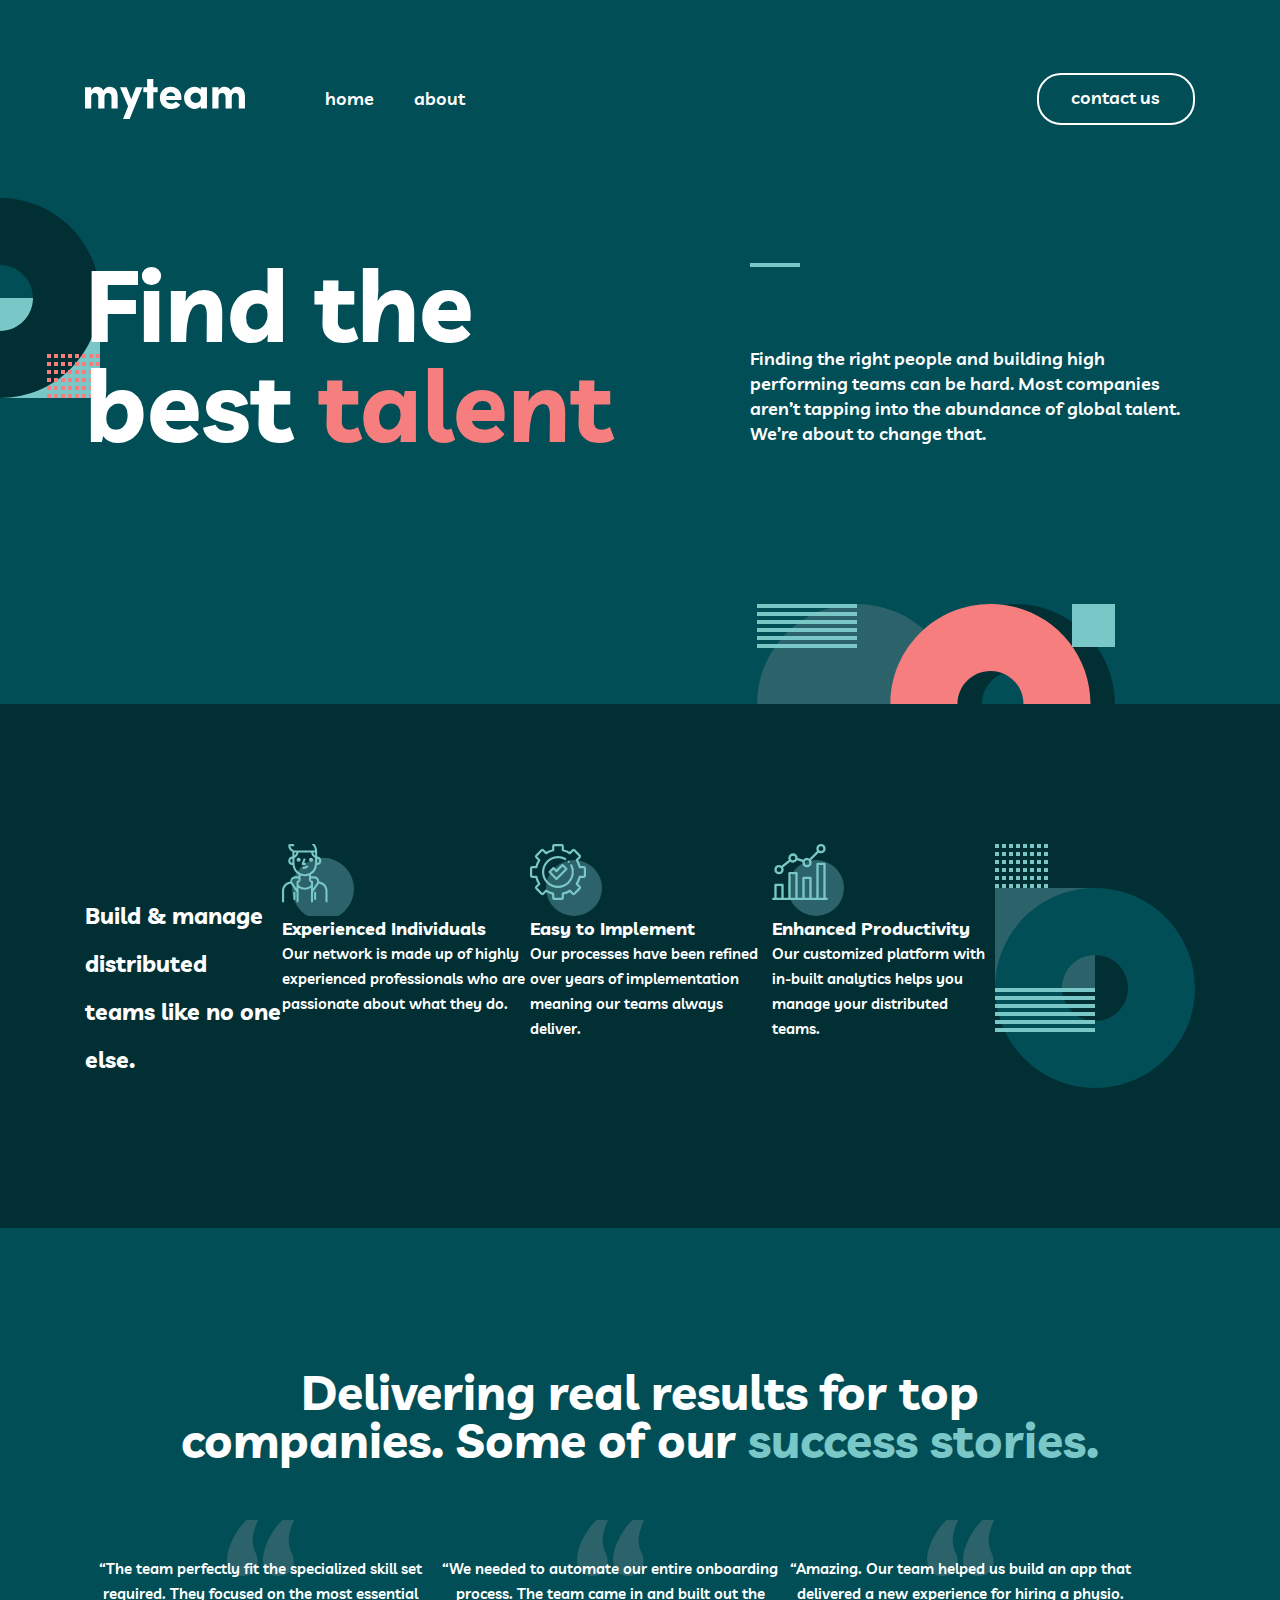
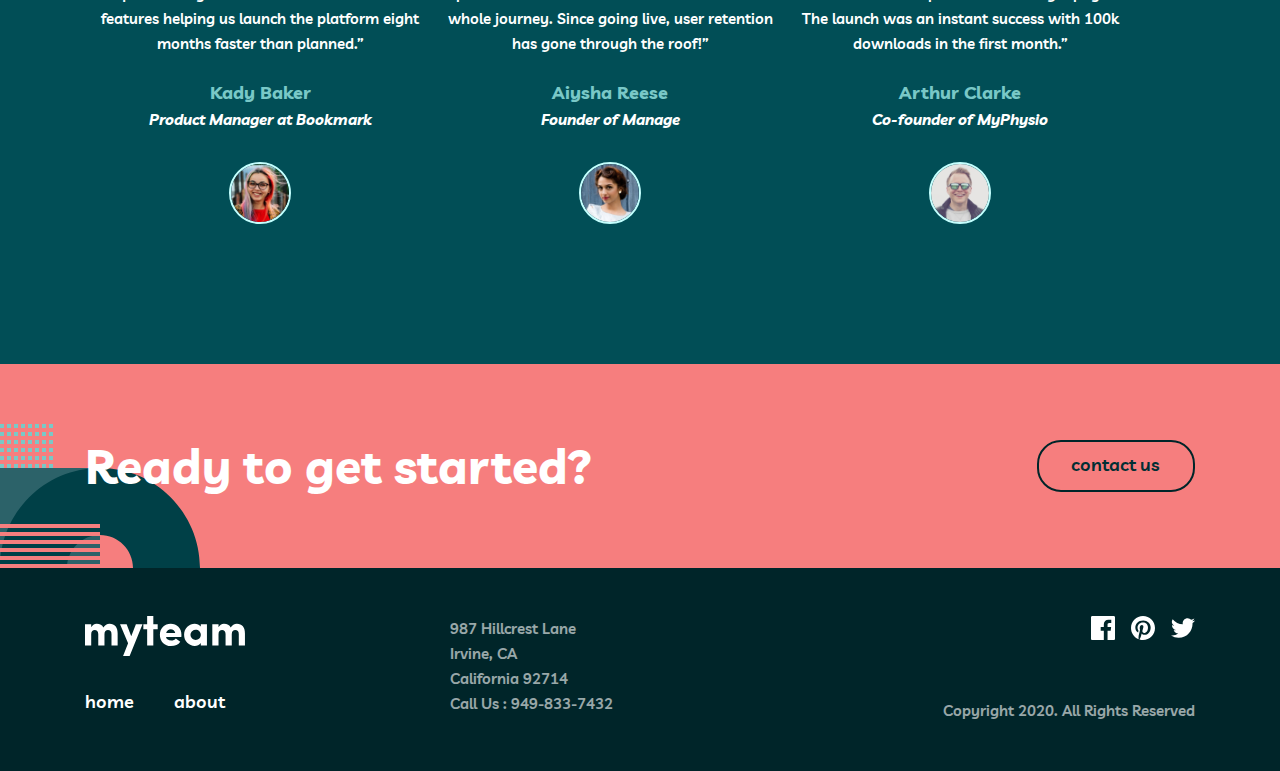
<file: index.html>
<!DOCTYPE html>
<html lang="en">
  <head>
    <meta charset="UTF-8" />
    <meta name="viewport" content="width=device-width, initial-scale=1.0" />
    <title>MyTeam | Home</title>
    <link rel="stylesheet" href="./css/index.css" />
    <link rel="stylesheet" href="./css/main.css" />
  </head>
  <body>
    <header class="header">
      <div class="header__container container">
        <a class="site-logo" href="">
          <img src="./images/logo.svg" alt="" width="160" height="40" />
        </a>
        <nav class="sitenav">
          <ul class="sitenav__list">
            <li class="sitenav__item">
              <a id="active" href="" class="sitenav__link">home</a>
            </li>
            <li class="sitenav__item">
              <a href="./pages/about.html" class="sitenav__link">about</a>
            </li>
          </ul>
        </nav>
        <a href="./pages/contact.html" class="btn primary-btn">contact us</a>
      </div>
    </header>
    <main class="main">
      <section class="hero">
        <div class="hero__container container">
          <h1 class="hero__title">
            Find the <br />
            best <span class="orange-text"> talent</span>
          </h1>
          <div class="hero__description">
            <span class="divider hero-divider"></span>
            <p class="hero__description__text">
              Finding the right people and building high performing teams can be
              hard. Most companies aren’t tapping into the abundance of global
              talent. We’re about to change that.
            </p>
          </div>
        </div>
      </section>
      <section class="features">
        <div class="features-container container">
          <div class="features-not__hero__title">
            <span class="divider not-hero-divider"></span>
            <h2 class="not-hero__title">
              Build & manage distributed teams like no one else.
            </h2>
          </div>
          <ul class="features-list">
            <img
              class="features-images"
              src="./images/icon-person.svg"
              alt=""
              width="72"
              height="72"
            />
            <li class="features-items">
              <h3 class="features-types">Experienced Individuals</h3>
              <p>
                Our network is made up of highly experienced professionals who
                are passionate about what they do.
              </p>
            </li>
          </ul>
          <ul class="features-list">
            <img
              class="features-images"
              src="./images/icon-cog.svg"
              alt=""
              width="72"
              height="72"
            />
            <li class="features-items">
              <h3 class="features-types">Easy to Implement</h3>
              <p>
                Our processes have been refined over years of implementation
                meaning our teams always deliver.
              </p>
            </li>
          </ul>
          <ul class="features-list">
            <img
              class="features-images"
              src="./images/icon-chart.svg"
              alt=""
              width="72"
              height="72"
            />
            <li class="features-items">
              <h3 class="features-types">Enhanced Productivity</h3>
              <p>
                Our customized platform with in-built analytics helps you manage
                your distributed teams.
              </p>
            </li>
          </ul>
          <img
            class="features-pictures"
            src="./images/bg-pattern-home-3.svg"
            alt=""
            width="200px"
            height="244px"
          />
        </div>
      </section>
      <section class="testemonials">
        <div class="testemonials-container container">
          <h2 class="testemonials-title">
            Delivering real results for top companies. Some of our
            <span class="blue-text">success stories.</span>
          </h2>
          <ul class="testemonials-list">
            <li class="testemonials-item">
              <p class="testemonials-description">
                “The team perfectly fit the specialized skill set required. They
                focused on the most essential features helping us launch the
                platform eight months faster than planned.”
              </p>
              <h3 class="testemonials-name">Kady Baker</h3>
              <i>Product Manager at Bookmark</i>
              <img
                src="./images/avatar-kady.jpg"
                alt=""
                width="62"
                height="62"
                class="testemonials-avatar"
              />
            </li>
            <li class="testemonials-item">
              <p class="testemonials-description">
                “We needed to automate our entire onboarding process. The team
                came in and built out the whole journey. Since going live, user
                retention has gone through the roof!”
              </p>
              <h3 class="testemonials-name">Aiysha Reese</h3>
              <i>Founder of Manage</i>
              <img
                src="./images/avatar-aiysha.jpg"
                alt=""
                width="62"
                height="62"
                class="testemonials-avatar"
              />
            </li>
            <li class="testemonials-item">
              <p class="testemonials-description">
                “Amazing. Our team helped us build an app that delivered a new
                experience for hiring a physio. The launch was an instant
                success with 100k downloads in the first month.”
              </p>
              <h3 class="testemonials-name">Arthur Clarke</h3>
              <i>Co-founder of MyPhysio</i>
              <img
                src="./images/avatar-christian.jpg"
                alt=""
                width="62"
                height="62"
                class="testemonials-avatar"
              />
            </li>
          </ul>
        </div>
      </section>
    </main>
    <footer class="footer">
      <div class="footer__cta">
        <div class="container">
          <h2 class="footer__cta__title">Ready to get started?</h2>
          <a
            class="footer__cta__btn btn primary-dark-btn"
            href="./pages/contact.html"
            >contact us</a
          >
        </div>
      </div>
      <div class="footer__container">
        <div class="container">
          <div class="footer-logo-nav">
            <a class="site-logo" href="">
              <img src="./images/logo.svg" alt="" width="160" height="40" />
            </a>
            <nav class="sitenav">
              <ul class="sitenav__list">
                <li class="sitenav__item">
                  <a id="active" href="" class="sitenav__link">home</a>
                </li>
                <li class="sitenav__item">
                  <a href="" class="sitenav__link">about</a>
                </li>
              </ul>
            </nav>
          </div>
          <div class="footer-info">
            <address>
              <p>987 Hillcrest Lane</p>
              <p>Irvine, CA</p>
              <p>California 92714</p>
              <p>Call Us : 949-833-7432</p>
            </address>
          </div>
          <div class="footer-social">
            <ul class="footer-social__list">
              <li class="footer-social__item">
                <a class="footer-social__link" href=""
                  ><svg
                    xmlns="http://www.w3.org/2000/svg"
                    width="24"
                    height="24"
                  >
                    <path
                      fill="#FFF"
                      d="M22.675 0H1.325C.593 0 0 .593 0 1.325v21.351C0 23.407.593 24 1.325 24H12.82v-9.294H9.692v-3.622h3.128V8.413c0-3.1 1.893-4.788 4.659-4.788 1.325 0 2.463.099 2.795.143v3.24l-1.918.001c-1.504 0-1.795.715-1.795 1.763v2.313h3.587l-.467 3.622h-3.12V24h6.116c.73 0 1.323-.593 1.323-1.325V1.325C24 .593 23.407 0 22.675 0z"
                    /></svg
                ></a>
              </li>
              <i class="footer-social__item"
                ><a href="" class="footer-social__link"
                  ><svg
                    xmlns="http://www.w3.org/2000/svg"
                    width="24"
                    height="24"
                  >
                    <path
                      fill="#FFF"
                      d="M12 0C5.373 0 0 5.372 0 12c0 5.084 3.163 9.426 7.627 11.174-.105-.949-.2-2.405.042-3.441.218-.937 1.407-5.965 1.407-5.965s-.359-.719-.359-1.782c0-1.668.967-2.914 2.171-2.914 1.023 0 1.518.769 1.518 1.69 0 1.029-.655 2.568-.994 3.995-.283 1.194.599 2.169 1.777 2.169 2.133 0 3.772-2.249 3.772-5.495 0-2.873-2.064-4.882-5.012-4.882-3.414 0-5.418 2.561-5.418 5.207 0 1.031.397 2.138.893 2.738a.36.36 0 01.083.345l-.333 1.36c-.053.22-.174.267-.402.161-1.499-.698-2.436-2.889-2.436-4.649 0-3.785 2.75-7.262 7.929-7.262 4.163 0 7.398 2.967 7.398 6.931 0 4.136-2.607 7.464-6.227 7.464-1.216 0-2.359-.631-2.75-1.378l-.748 2.853c-.271 1.043-1.002 2.35-1.492 3.146C9.57 23.812 10.763 24 12 24c6.627 0 12-5.373 12-12 0-6.628-5.373-12-12-12z"
                    /></svg></a></i
              ><i class="footer-social__item"
                ><a href="" class="footer-social__link"
                  ><svg
                    xmlns="http://www.w3.org/2000/svg"
                    width="24"
                    height="20"
                  >
                    <path
                      fill="#FFF"
                      d="M24 2.557a9.83 9.83 0 01-2.828.775A4.932 4.932 0 0023.337.608a9.864 9.864 0 01-3.127 1.195A4.916 4.916 0 0016.616.248c-3.179 0-5.515 2.966-4.797 6.045A13.978 13.978 0 011.671 1.149a4.93 4.93 0 001.523 6.574 4.903 4.903 0 01-2.229-.616c-.054 2.281 1.581 4.415 3.949 4.89a4.935 4.935 0 01-2.224.084 4.928 4.928 0 004.6 3.419A9.9 9.9 0 010 17.54a13.94 13.94 0 007.548 2.212c9.142 0 14.307-7.721 13.995-14.646A10.025 10.025 0 0024 2.557z"
                    /></svg></a
              ></i>
            </ul>
            <p class="footer-social__copyright">
              Copyright 2020. All Rights Reserved
            </p>
          </div>
        </div>
      </div>
    </footer>
  </body>
</html>
</file>
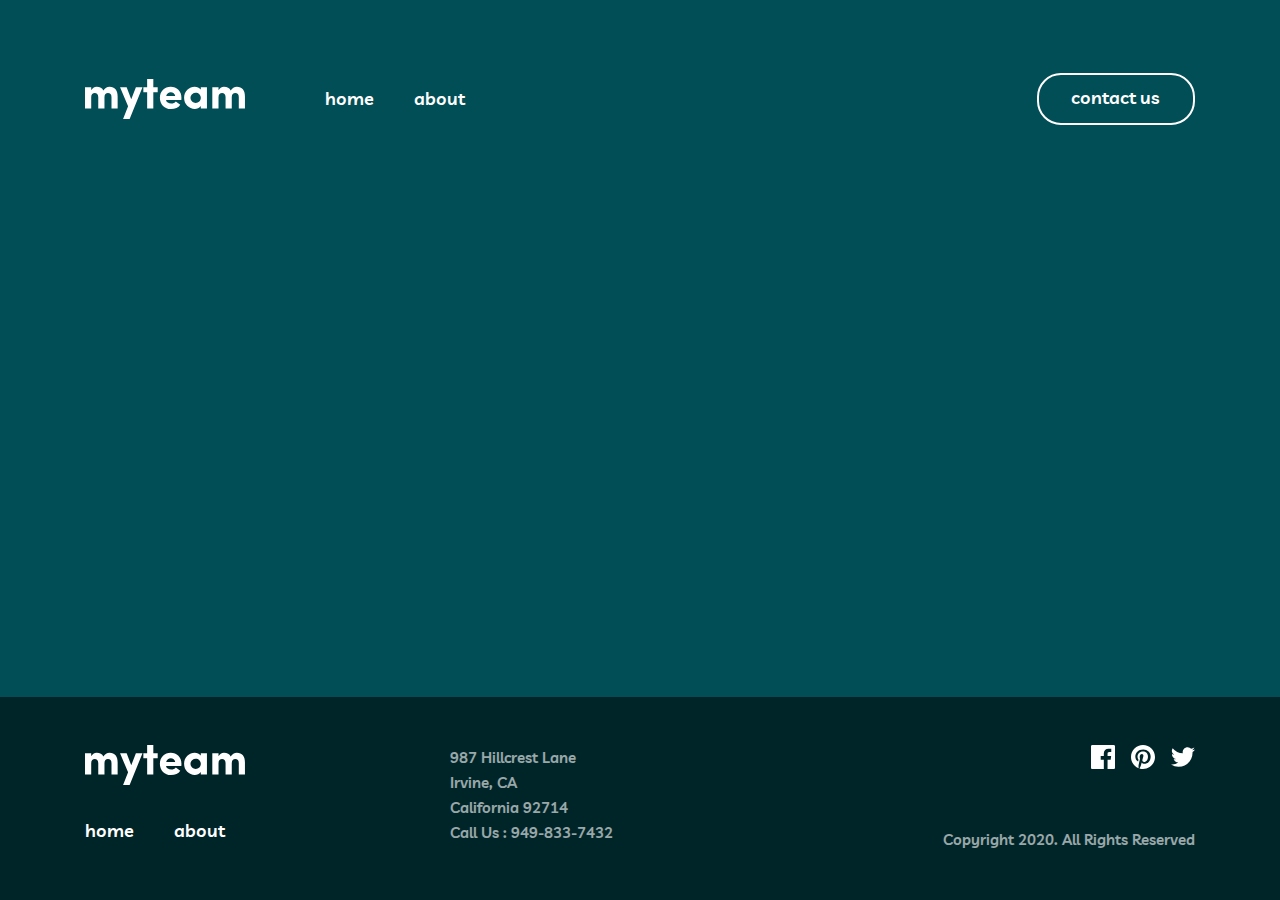
<file: pages/contact.html>
<!DOCTYPE html>
<html lang="en">
  <head>
    <meta charset="UTF-8" />
    <meta name="viewport" content="width=device-width, initial-scale=1.0" />
    <title>MyTEam | Contact</title>
    <link rel="stylesheet" href="../css/contact.css" />
    <link rel="stylesheet" href="../css/main.css" />
  </head>
  <body>
    <header class="header">
      <div class="header__container container">
        <a class="site-logo" href="">
          <img src="../images/logo.svg" alt="" width="160" height="40" />
        </a>
        <nav class="sitenav">
          <ul class="sitenav__list">
            <li class="sitenav__item">
              <a id="active" href="." class="sitenav__link">home</a>
            </li>
            <li class="sitenav__item">
              <a href="" class="sitenav__link">about</a>
            </li>
          </ul>
        </nav>
        <a href="" class="btn primary-btn">contact us</a>
      </div>
    </header>
    <main class="main"></main>
    <footer class="footer">
      <div class="footer__container">
        <div class="container">
          <div class="footer-logo-nav">
            <a class="site-logo" href="">
              <img src="../images/logo.svg" alt="" width="160" height="40" />
            </a>
            <nav class="sitenav">
              <ul class="sitenav__list">
                <li class="sitenav__item">
                  <a href="" class="sitenav__link">home</a>
                </li>
                <li class="sitenav__item">
                  <a href="" class="sitenav__link">about</a>
                </li>
              </ul>
            </nav>
          </div>
          <div class="footer-info">
            <address>
              <p>987 Hillcrest Lane</p>
              <p>Irvine, CA</p>
              <p>California 92714</p>
              <p>Call Us : 949-833-7432</p>
            </address>
          </div>
          <div class="footer-social">
            <ul class="footer-social__list">
              <li class="footer-social__item">
                <a class="footer-social__link" href=""
                  ><svg
                    xmlns="http://www.w3.org/2000/svg"
                    width="24"
                    height="24"
                  >
                    <path
                      fill="#FFF"
                      d="M22.675 0H1.325C.593 0 0 .593 0 1.325v21.351C0 23.407.593 24 1.325 24H12.82v-9.294H9.692v-3.622h3.128V8.413c0-3.1 1.893-4.788 4.659-4.788 1.325 0 2.463.099 2.795.143v3.24l-1.918.001c-1.504 0-1.795.715-1.795 1.763v2.313h3.587l-.467 3.622h-3.12V24h6.116c.73 0 1.323-.593 1.323-1.325V1.325C24 .593 23.407 0 22.675 0z"
                    /></svg
                ></a>
              </li>
              <i class="footer-social__item"
                ><a href="" class="footer-social__link"
                  ><svg
                    xmlns="http://www.w3.org/2000/svg"
                    width="24"
                    height="24"
                  >
                    <path
                      fill="#FFF"
                      d="M12 0C5.373 0 0 5.372 0 12c0 5.084 3.163 9.426 7.627 11.174-.105-.949-.2-2.405.042-3.441.218-.937 1.407-5.965 1.407-5.965s-.359-.719-.359-1.782c0-1.668.967-2.914 2.171-2.914 1.023 0 1.518.769 1.518 1.69 0 1.029-.655 2.568-.994 3.995-.283 1.194.599 2.169 1.777 2.169 2.133 0 3.772-2.249 3.772-5.495 0-2.873-2.064-4.882-5.012-4.882-3.414 0-5.418 2.561-5.418 5.207 0 1.031.397 2.138.893 2.738a.36.36 0 01.083.345l-.333 1.36c-.053.22-.174.267-.402.161-1.499-.698-2.436-2.889-2.436-4.649 0-3.785 2.75-7.262 7.929-7.262 4.163 0 7.398 2.967 7.398 6.931 0 4.136-2.607 7.464-6.227 7.464-1.216 0-2.359-.631-2.75-1.378l-.748 2.853c-.271 1.043-1.002 2.35-1.492 3.146C9.57 23.812 10.763 24 12 24c6.627 0 12-5.373 12-12 0-6.628-5.373-12-12-12z"
                    /></svg></a></i
              ><i class="footer-social__item"
                ><a href="" class="footer-social__link"
                  ><svg
                    xmlns="http://www.w3.org/2000/svg"
                    width="24"
                    height="20"
                  >
                    <path
                      fill="#FFF"
                      d="M24 2.557a9.83 9.83 0 01-2.828.775A4.932 4.932 0 0023.337.608a9.864 9.864 0 01-3.127 1.195A4.916 4.916 0 0016.616.248c-3.179 0-5.515 2.966-4.797 6.045A13.978 13.978 0 011.671 1.149a4.93 4.93 0 001.523 6.574 4.903 4.903 0 01-2.229-.616c-.054 2.281 1.581 4.415 3.949 4.89a4.935 4.935 0 01-2.224.084 4.928 4.928 0 004.6 3.419A9.9 9.9 0 010 17.54a13.94 13.94 0 007.548 2.212c9.142 0 14.307-7.721 13.995-14.646A10.025 10.025 0 0024 2.557z"
                    /></svg></a
              ></i>
            </ul>
            <p class="footer-social__copyright">
              Copyright 2020. All Rights Reserved
            </p>
          </div>
        </div>
      </div>
    </footer>
  </body>
</html>
</file>
<file: css/main.css>
/* livvic-500italic - latin */
@font-face {
  font-display: swap; /* Check https://developer.mozilla.org/en-US/docs/Web/CSS/@font-face/font-display for other options. */
  font-family: "Livvic";
  font-style: italic;
  font-weight: 500;
  src: url("../fonts/livvic-v14-latin-500italic.woff2") format("woff2"); /* Chrome 36+, Opera 23+, Firefox 39+, Safari 12+, iOS 10+ */
}
/* livvic-600 - latin */
@font-face {
  font-display: swap; /* Check https://developer.mozilla.org/en-US/docs/Web/CSS/@font-face/font-display for other options. */
  font-family: "Livvic";
  font-style: normal;
  font-weight: 600;
  src: url("../fonts/livvic-v14-latin-600.woff2") format("woff2"); /* Chrome 36+, Opera 23+, Firefox 39+, Safari 12+, iOS 10+ */
}
/* livvic-700 - latin */
@font-face {
  font-display: swap; /* Check https://developer.mozilla.org/en-US/docs/Web/CSS/@font-face/font-display for other options. */
  font-family: "Livvic";
  font-style: normal;
  font-weight: 700;
  src: url("../fonts/livvic-v14-latin-700.woff2") format("woff2"); /* Chrome 36+, Opera 23+, Firefox 39+, Safari 12+, iOS 10+ */
}
/* livvic-700italic - latin */
@font-face {
  font-display: swap; /* Check https://developer.mozilla.org/en-US/docs/Web/CSS/@font-face/font-display for other options. */
  font-family: "Livvic";
  font-style: italic;
  font-weight: 700;
  src: url("../fonts/livvic-v14-latin-700italic.woff2") format("woff2"); /* Chrome 36+, Opera 23+, Firefox 39+, Safari 12+, iOS 10+ */
}

*,
*::after,
*::before {
  margin: 0;
  padding: 0;
  box-sizing: border-box;
  transition: 0.3s;
}

a {
  text-decoration: none;
  display: inline-block;
}

ul,
ol {
  list-style: none;
}

img {
  display: flex;
  object-fit: cover;
}
html {
  height: 100%;
  scroll-behavior: smooth;
}
body {
  height: 100%;
  display: flex;
  flex-direction: column;
  font-family: "Livvic", sans-serif;
  font-size: 15px;
  font-weight: 600;
  line-height: 25px;
  color: #fff;
  background-color: #014e56;
}
main {
  flex-grow: 1;
}
h1 {
  margin: 0;
}
.active {
  color: #f67e7e;
}
.container {
  width: 100%;
  max-width: 1170px;
  margin-right: auto;
  margin-left: auto;
  padding-right: 30px;
  padding-left: 30px;
}
.btn {
  border: 2px solid transparent;
  border-radius: 24px;
  padding: 9px 33px 11px 32px;
  font-size: 18px;
  line-height: 28px;
}
.primary-btn {
  border-color: #fff;
  color: #fff;

  &:hover {
    background-color: #fff;
    color: #002529;
  }
}
.primary-dark-btn {
  border-color: #002529;
  color: #012f34;

  &:hover {
    background-color: #012f34;
    color: #fff;
  }
}
.secondary-btn {
  background-color: #fff;
  color: #002529;
  &:hover {
    background-color: #79c8c7;
  }
}
.header {
  padding-top: 73px;
  padding-bottom: 73px;
}
.header__container {
  display: flex;
  align-items: center;
}
.site-logo {
  margin-right: 80px;
  &:hover {
    opacity: 0.6;
  }
}
.sitenav {
  margin-right: auto;
}
.sitenav__list {
  display: flex;
  gap: 40px;
  align-items: center;
}
.sitenav__item {
}
.sitenav__link {
  font-size: 18px;
  line-height: 28px;
  color: #fff;

  &:hover {
    color: #f67e7e;
  }
}

.orange-text {
  color: #f67e7e;
}

.divider {
  display: inline-block;
  width: 50px;
  height: 4px;
}

.hero-divider {
  margin-bottom: 79px;
  background-color: #79c8c7;
}
.footer__cta {
  background-color: #f67e7e;
  padding-top: 76px;
  padding-bottom: 76px;
  background-image: url("/images/bg-pattern-home-6-about-5.svg");
  background-repeat: no-repeat;
  background-position: bottom left;
  .container {
    display: flex;
    align-items: center;
    justify-content: space-between;
  }
}
.footer__cta__title {
  font-size: 48px;
  font-weight: 700;
}
.footer {
}
.footer__cta {
}
.container {
}
.footer__cta__title {
}
.footer__cta__btn {
}
.btn {
}
.primary-dark-btn {
}
.footer__container {
  background-color: #002529;
  padding-top: 48px;
  padding-bottom: 48px;
  .container {
    display: flex;
  }
}
.footer-logo-nav {
  margin-right: 125px;
  .site-logo {
    margin-bottom: 25px;
  }
}

.sitenav {
}
.sitenav__list {
}
.sitenav__item {
}
.sitenav__link {
}
.footer-info {
  margin-right: auto;
  address {
    opacity: 0.6;
    font-style: normal;
  }
}
.footer-social {
}
.footer-social__list {
  display: flex;
  justify-content: flex-end;
  gap: 16px;
  margin-bottom: 51px;
  align-items: center;
}
.footer-social__item {
  :hover svg path {
    fill: #f67e7e;
  }
}
.footer-social__link {
}
.footer-social__copyright {
  opacity: 0.6;
}
.blue-text {
  color: #79c8c7;
}
</file>
<file: css/index.css>
@import "./normalize.css";
@import "./main.css";

.hero {
  padding-top: 56px;
  padding-bottom: 250px;
  background-image: url("../images/bg-pattern-home-1.svg"),
    url("../images/bg-pattern-home-2.svg");
  background-repeat: no-repeat;
  background-position: top left -100px, bottom 0 right 165px;
}
.hero__container {
  display: flex;
  justify-content: space-between;
  align-items: center;
}

.hero__title {
  font-size: 100px;
  line-height: 100px;
}
.hero__description {
  width: 445px;
  display: flex;
  flex-direction: column;
}
.hero__description__text {
  font-size: 18px;
}
.testemonials {
  padding-top: 140px;
  padding-bottom: 140px;
  i {
    margin-bottom: 30px;
    display: inline-block;
  }
}
.testemonials-container {
}
.container {
}
.testemonials-title {
  font-size: 48px;
  line-height: 48px;
  text-align: center;
  width: 932px;
  margin-left: auto;
  margin-right: auto;
  margin-bottom: 56px;
}

.testemonials-list {
  display: flex;
  text-align: center;
}
.testemonials-item {
  background-image: url("../images/icon-quotes.svg");
  background-repeat: no-repeat;
  background-position: top center;
  padding-top: 36px;
  width: 350px;
}
.testemonials-description {
  margin-bottom: 24px;
}
.testemonials-name {
  font-size: 18px;
  color: #79c8c7;
  margin-bottom: 2px;
}
.testemonials-avatar {
  margin-left: auto;
  margin-right: auto;
  border-radius: 50%;
  border: 2px solid #c4fffe;
}
.features {
  display: flex;
  padding-top: 140px;
  padding-bottom: 140px;
  background-color: #012f34;

  .container {
  }
}
.features-container {
  display: flex;
}

.features-not__hero__title {
  font-size: normal;
  line-height: 48px;
}
.divider {
  .not-hero-divider {
    width: 50px;
    height: 4px;
  }
}

.not-hero__title {
}
.features-list {
}
.features-images {
}
.features-items {
}
.features-types {
  display: flex;
}
.features-pictures {
}
</file>
<file: css/contact.css>
@import "./normalize.css";
@import "./normalize.css";
</file>
